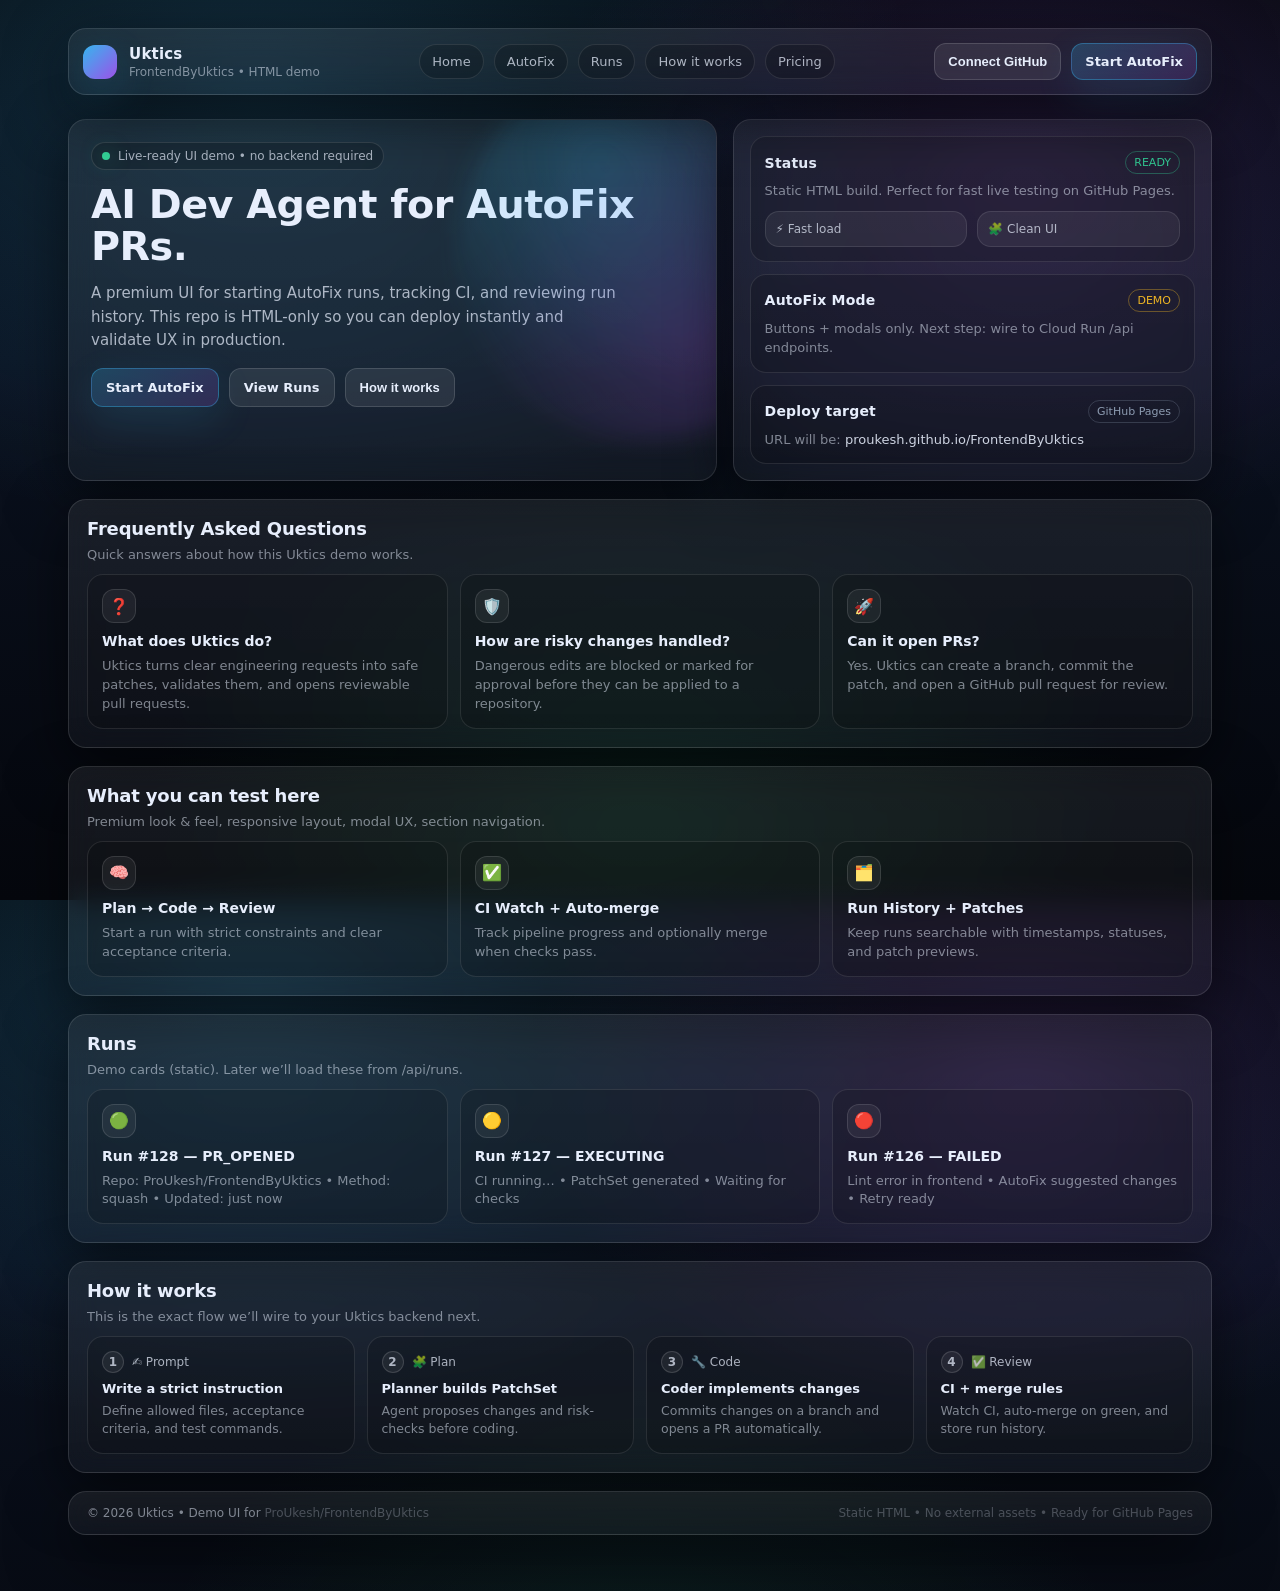
<file: index.html>
<!-- index.html -->
<!doctype html>
<html lang="en">
  <head>
    <meta charset="UTF-8" />
    <meta name="viewport" content="width=device-width, initial-scale=1" />
    <title>Uktics • FrontendByUktics</title>
    <meta name="description" content="Uktics demo frontend: premium UI for AutoFix runs, CI watch, and run history." />
    <style>
      :root{
        --bg0:#070a10;
        --bg1:#0b1220;
        --card:rgba(255,255,255,.06);
        --card2:rgba(255,255,255,.085);
        --stroke:rgba(255,255,255,.12);
        --text:#e7eefc;
        --muted:rgba(231,238,252,.72);
        --muted2:rgba(231,238,252,.52);
        --good:#34d399;
        --warn:#fbbf24;
        --bad:#fb7185;
        --shadow: 0 20px 60px rgba(0,0,0,.55);
        --radius: 18px;
      }
      *{ box-sizing:border-box; }
      html,body{ height:100%; }
      body{
        margin:0;
        font-family: ui-sans-serif, system-ui, -apple-system, Segoe UI, Roboto, Helvetica, Arial, "Apple Color Emoji","Segoe UI Emoji";
        color:var(--text);
        background:
          radial-gradient(1200px 800px at 20% 10%, rgba(56,189,248,.18), transparent 55%),
          radial-gradient(900px 650px at 80% 20%, rgba(168,85,247,.16), transparent 55%),
          radial-gradient(900px 650px at 50% 90%, rgba(34,197,94,.10), transparent 55%),
          linear-gradient(180deg, var(--bg0), var(--bg1) 40%, #05070d);
        overflow-x:hidden;
      }
      a{ color:inherit; text-decoration:none; }
      .wrap{ max-width:1180px; margin:0 auto; padding:28px 18px 56px; }

      /* Nav */
      .nav{
        display:flex; align-items:center; justify-content:space-between;
        gap:12px;
        padding:14px 14px;
        border:1px solid var(--stroke);
        background: linear-gradient(180deg, rgba(255,255,255,.07), rgba(255,255,255,.04));
        border-radius: var(--radius);
        box-shadow: var(--shadow);
        backdrop-filter: blur(14px);
        position: sticky; top: 12px; z-index: 10;
      }
      .brand{
        display:flex; align-items:center; gap:12px;
        min-width: 220px;
      }
      .logo{
        width:34px; height:34px; border-radius:12px;
        background: linear-gradient(135deg, rgba(56,189,248,.95), rgba(168,85,247,.92));
        box-shadow: 0 14px 40px rgba(56,189,248,.18);
      }
      .brand strong{ font-size:15px; letter-spacing:.2px; }
      .brand small{ display:block; color:var(--muted2); font-size:12px; margin-top:2px; }
      .links{ display:flex; gap:10px; flex-wrap:wrap; justify-content:center; }
      .chip{
        padding:9px 12px;
        border:1px solid rgba(255,255,255,.10);
        background: rgba(0,0,0,.18);
        border-radius: 999px;
        color: var(--muted);
        font-size: 13px;
      }
      .chip:hover{ background: rgba(255,255,255,.07); color: var(--text); }
      .actions{ display:flex; gap:10px; align-items:center; justify-content:flex-end; min-width: 220px; }
      .btn{
        border:1px solid rgba(255,255,255,.14);
        background: rgba(255,255,255,.08);
        color: var(--text);
        padding:10px 13px;
        border-radius: 12px;
        cursor:pointer;
        font-weight: 600;
        font-size: 13px;
      }
      .btn:hover{ background: rgba(255,255,255,.12); }
      .btn.primary{
        border-color: rgba(56,189,248,.35);
        background: linear-gradient(135deg, rgba(56,189,248,.22), rgba(168,85,247,.18));
        box-shadow: 0 14px 40px rgba(56,189,248,.12);
      }

      /* Hero */
      .hero{
        margin-top: 24px;
        display:grid;
        grid-template-columns: 1.15fr .85fr;
        gap:16px;
        align-items: stretch;
      }
      .card{
        border: 1px solid var(--stroke);
        background: linear-gradient(180deg, rgba(255,255,255,.07), rgba(255,255,255,.04));
        border-radius: var(--radius);
        box-shadow: var(--shadow);
        backdrop-filter: blur(14px);
      }
      .heroMain{ padding: 22px 22px 18px; position:relative; overflow:hidden; }
      .kicker{
        display:inline-flex; gap:8px; align-items:center;
        padding: 6px 10px;
        border:1px solid rgba(255,255,255,.12);
        border-radius: 999px;
        background: rgba(0,0,0,.18);
        color: var(--muted);
        font-size: 12px;
      }
      .dot{ width:8px; height:8px; border-radius:999px; background: var(--good); box-shadow:0 0 20px rgba(52,211,153,.55); }
      h1{
        margin: 14px 0 8px;
        font-size: clamp(28px, 3.1vw, 44px);
        line-height: 1.05;
        letter-spacing: -0.5px;
      }
      .sub{
        color: var(--muted);
        font-size: 15px;
        line-height: 1.55;
        max-width: 56ch;
      }
      .ctaRow{ display:flex; gap:10px; flex-wrap:wrap; margin-top: 16px; }
      .ctaRow .btn{ padding: 11px 14px; }
      .heroGlow{
        position:absolute; inset:-60px -120px auto auto;
        width: 380px; height: 380px; border-radius: 50%;
        background: radial-gradient(circle at 30% 30%, rgba(56,189,248,.22), transparent 60%),
                    radial-gradient(circle at 70% 70%, rgba(168,85,247,.18), transparent 60%);
        filter: blur(10px);
        transform: rotate(18deg);
        pointer-events:none;
      }

      .heroSide{ padding: 16px; display:flex; flex-direction:column; gap:12px; }
      .stat{
        padding: 14px;
        border-radius: 16px;
        border:1px solid rgba(255,255,255,.10);
        background: rgba(0,0,0,.16);
      }
      .statTop{ display:flex; justify-content:space-between; align-items:center; gap:10px; }
      .badge{
        padding: 4px 8px;
        border-radius: 999px;
        font-size: 11px;
        border:1px solid rgba(255,255,255,.14);
        color: var(--muted);
      }
      .badge.good{ border-color: rgba(52,211,153,.35); color: rgba(52,211,153,.95); }
      .badge.warn{ border-color: rgba(251,191,36,.35); color: rgba(251,191,36,.95); }
      .badge.neutral{ border-color: rgba(148,163,184,.25); color: rgba(148,163,184,.95); }
      .stat strong{ font-size: 14px; letter-spacing:.2px; }
      .stat p{ margin: 8px 0 0; color: var(--muted2); font-size: 13px; line-height:1.45; }
      .miniRow{ display:flex; gap:10px; margin-top: 10px; }
      .pill{
        flex:1;
        padding: 10px 10px;
        border-radius: 14px;
        border:1px solid rgba(255,255,255,.10);
        background: rgba(255,255,255,.06);
        font-size: 12px;
        color: var(--muted);
      }

      /* Sections */
      .section{ margin-top: 18px; padding: 18px; }
      .section h2{ margin: 0 0 8px; font-size: 18px; letter-spacing: -.2px; }
      .section .hint{ color: var(--muted2); font-size: 13px; margin:0; }

      .grid3{
        display:grid;
        grid-template-columns: repeat(3, minmax(0,1fr));
        gap: 12px;
        margin-top: 12px;
      }
      .feature{
        padding: 14px;
        border-radius: 16px;
        border:1px solid rgba(255,255,255,.10);
        background: rgba(0,0,0,.16);
      }
      .feature .icon{
        width: 34px; height: 34px; border-radius: 12px;
        display:grid; place-items:center;
        border:1px solid rgba(255,255,255,.12);
        background: rgba(255,255,255,.06);
        margin-bottom: 10px;
      }
      .feature strong{ display:block; font-size: 14px; }
      .feature p{ margin: 8px 0 0; color: var(--muted2); font-size: 13px; line-height: 1.45; }

      .steps{
        margin-top: 12px;
        display:grid;
        grid-template-columns: repeat(4, minmax(0,1fr));
        gap: 12px;
      }
      .step{
        padding: 14px;
        border-radius: 16px;
        border:1px solid rgba(255,255,255,.10);
        background: rgba(0,0,0,.16);
      }
      .step .n{
        display:inline-flex; align-items:center; gap:8px;
        color: var(--muted);
        font-size: 12px;
        margin-bottom: 8px;
      }
      .step .n b{
        width: 22px; height: 22px; border-radius: 999px;
        display:grid; place-items:center;
        border: 1px solid rgba(255,255,255,.14);
        background: rgba(255,255,255,.06);
      }
      .step strong{ display:block; font-size: 13px; }
      .step p{ margin: 6px 0 0; color: var(--muted2); font-size: 12.5px; line-height: 1.45; }

      /* Footer */
      footer{
        margin-top: 18px;
        display:flex;
        justify-content: space-between;
        align-items:center;
        gap:12px;
        padding: 14px 18px;
        color: var(--muted2);
        font-size: 12px;
      }
      .sep{ opacity:.5; }

      /* Modal */
      .backdrop{
        position: fixed; inset:0; display:none;
        background: rgba(0,0,0,.55);
        backdrop-filter: blur(6px);
        z-index: 50;
      }
      .modal{
        max-width: 520px;
        margin: 12vh auto 0;
        padding: 18px;
        border-radius: 18px;
        border: 1px solid rgba(255,255,255,.14);
        background: linear-gradient(180deg, rgba(15,23,42,.95), rgba(2,6,23,.92));
        box-shadow: 0 30px 90px rgba(0,0,0,.65);
      }
      .modal h3{ margin: 0 0 6px; font-size: 16px; }
      .modal p{ margin: 0 0 12px; color: var(--muted); font-size: 13px; line-height: 1.5; }
      .modal .row{ display:flex; gap:10px; justify-content:flex-end; }
      .modal .btn{ background: rgba(255,255,255,.07); }

      /* Responsive */
      @media (max-width: 980px){
        .hero{ grid-template-columns: 1fr; }
        .brand, .actions{ min-width: auto; }
        .steps{ grid-template-columns: repeat(2, minmax(0,1fr)); }
        .grid3{ grid-template-columns: 1fr; }
      }
      @media (max-width: 520px){
        .links{ display:none; }
        .steps{ grid-template-columns: 1fr; }
        footer{ flex-direction: column; align-items:flex-start; }
      }
    </style>
  </head>
  <body>
    <div class="wrap">
      <div class="nav">
        <div class="brand">
          <div class="logo" aria-hidden="true"></div>
          <div>
            <strong>Uktics</strong>
            <small>FrontendByUktics • HTML demo</small>
          </div>
        </div>

        <div class="links">
          <a class="chip" href="#home">Home</a>
          <a class="chip" href="#features">AutoFix</a>
          <a class="chip" href="#runs">Runs</a>
          <a class="chip" href="#how">How it works</a>
          <a class="chip" href="pricing.html">Pricing</a>
        </div>

        <div class="actions">
          <button class="btn" id="btnGithub">Connect GitHub</button>
          <a class="btn primary" href="#features">Start AutoFix</a>
        </div>
      </div>

      <section id="home" class="hero">
        <div class="card heroMain">
          <div class="heroGlow" aria-hidden="true"></div>
          <div class="kicker"><span class="dot"></span> Live-ready UI demo • no backend required</div>
          <h1>AI Dev Agent for AutoFix PRs.</h1>
          <p class="sub">
            A premium UI for starting AutoFix runs, tracking CI, and reviewing run history.
            This repo is HTML-only so you can deploy instantly and validate UX in production.
          </p>
          <div class="ctaRow">
            <a class="btn primary" href="#features">Start AutoFix</a>
            <a class="btn" href="#runs">View Runs</a>
            <button class="btn" id="btnLearn">How it works</button>
          </div>
        </div>

        <aside class="card heroSide">
          <div class="stat">
            <div class="statTop">
              <strong>Status</strong>
              <span class="badge good">READY</span>
            </div>
            <p>Static HTML build. Perfect for fast live testing on GitHub Pages.</p>
            <div class="miniRow">
              <div class="pill">⚡ Fast load</div>
              <div class="pill">🧩 Clean UI</div>
            </div>
          </div>

          <div class="stat">
            <div class="statTop">
              <strong>AutoFix Mode</strong>
              <span class="badge warn">DEMO</span>
            </div>
            <p>Buttons + modals only. Next step: wire to Cloud Run /api endpoints.</p>
          </div>

          <div class="stat">
            <div class="statTop">
              <strong>Deploy target</strong>
              <span class="badge neutral">GitHub Pages</span>
            </div>
            <p>URL will be: <span style="color:rgba(231,238,252,.88)">proukesh.github.io/FrontendByUktics</span></p>
          </div>
        </aside>
      </section>

      <section id="faq" class="card section" aria-labelledby="faq-title">
        <h2 id="faq-title">Frequently Asked Questions</h2>
        <p class="hint">Quick answers about how this Uktics demo works.</p>

        <div class="grid3">
          <div class="feature">
            <div class="icon">❓</div>
            <strong>What does Uktics do?</strong>
            <p>Uktics turns clear engineering requests into safe patches, validates them, and opens reviewable pull requests.</p>
          </div>
          <div class="feature">
            <div class="icon">🛡️</div>
            <strong>How are risky changes handled?</strong>
            <p>Dangerous edits are blocked or marked for approval before they can be applied to a repository.</p>
          </div>
          <div class="feature">
            <div class="icon">🚀</div>
            <strong>Can it open PRs?</strong>
            <p>Yes. Uktics can create a branch, commit the patch, and open a GitHub pull request for review.</p>
          </div>
        </div>
      </section>

      <section id="features" class="card section">
        <h2>What you can test here</h2>
        <p class="hint">Premium look & feel, responsive layout, modal UX, section navigation.</p>

        <div class="grid3">
          <div class="feature">
            <div class="icon">🧠</div>
            <strong>Plan → Code → Review</strong>
            <p>Start a run with strict constraints and clear acceptance criteria.</p>
          </div>
          <div class="feature">
            <div class="icon">✅</div>
            <strong>CI Watch + Auto-merge</strong>
            <p>Track pipeline progress and optionally merge when checks pass.</p>
          </div>
          <div class="feature">
            <div class="icon">🗂️</div>
            <strong>Run History + Patches</strong>
            <p>Keep runs searchable with timestamps, statuses, and patch previews.</p>
          </div>
        </div>
      </section>

      <section id="runs" class="card section">
        <h2>Runs</h2>
        <p class="hint">Demo cards (static). Later we’ll load these from /api/runs.</p>

        <div class="grid3">
          <div class="feature">
            <div class="icon">🟢</div>
            <strong>Run #128 — PR_OPENED</strong>
            <p>Repo: ProUkesh/FrontendByUktics • Method: squash • Updated: just now</p>
          </div>
          <div class="feature">
            <div class="icon">🟡</div>
            <strong>Run #127 — EXECUTING</strong>
            <p>CI running… • PatchSet generated • Waiting for checks</p>
          </div>
          <div class="feature">
            <div class="icon">🔴</div>
            <strong>Run #126 — FAILED</strong>
            <p>Lint error in frontend • AutoFix suggested changes • Retry ready</p>
          </div>
        </div>
      </section>

      <section id="how" class="card section">
        <h2>How it works</h2>
        <p class="hint">This is the exact flow we’ll wire to your Uktics backend next.</p>

        <div class="steps">
          <div class="step">
            <div class="n"><b>1</b> ✍️ Prompt</div>
            <strong>Write a strict instruction</strong>
            <p>Define allowed files, acceptance criteria, and test commands.</p>
          </div>
          <div class="step">
            <div class="n"><b>2</b> 🧩 Plan</div>
            <strong>Planner builds PatchSet</strong>
            <p>Agent proposes changes and risk-checks before coding.</p>
          </div>
          <div class="step">
            <div class="n"><b>3</b> 🔧 Code</div>
            <strong>Coder implements changes</strong>
            <p>Commits changes on a branch and opens a PR automatically.</p>
          </div>
          <div class="step">
            <div class="n"><b>4</b> ✅ Review</div>
            <strong>CI + merge rules</strong>
            <p>Watch CI, auto-merge on green, and store run history.</p>
          </div>
        </div>
      </section>

      <footer class="card">
        <div>© <span id="year"></span> Uktics • Demo UI for <span class="sep">ProUkesh/FrontendByUktics</span></div>
        <div class="sep">Static HTML • No external assets • Ready for GitHub Pages</div>
      </footer>
    </div>

    <div class="backdrop" id="backdrop" role="dialog" aria-modal="true" aria-hidden="true">
      <div class="modal">
        <h3 id="modalTitle">Connect GitHub</h3>
        <p id="modalBody">
          This is a UI-only demo. Next step: wire OAuth and tokens via the Uktics backend.
        </p>
        <div class="row">
          <button class="btn" id="btnClose">Close</button>
          <button class="btn primary" id="btnOk">Got it</button>
        </div>
      </div>
    </div>

    <script>
      const $ = (id) => document.getElementById(id);
      const backdrop = $("backdrop");
      const openModal = (title, body) => {
        $("modalTitle").textContent = title;
        $("modalBody").textContent = body;
        backdrop.style.display = "block";
        backdrop.setAttribute("aria-hidden", "false");
      };
      const closeModal = () => {
        backdrop.style.display = "none";
        backdrop.setAttribute("aria-hidden", "true");
      };

      $("year").textContent = new Date().getFullYear();

      $("btnGithub").addEventListener("click", () => {
        openModal(
          "Connect GitHub",
          "UI-only demo. When we wire this up, it will open GitHub OAuth and store a session token safely on the backend."
        );
      });
      $("btnLearn").addEventListener("click", () => {
        document.querySelector("#how").scrollIntoView({ behavior: "smooth", block: "start" });
      });

      $("btnClose").addEventListener("click", closeModal);
      $("btnOk").addEventListener("click", closeModal);

      backdrop.addEventListener("click", (e) => {
        if (e.target === backdrop) closeModal();
      });

      window.addEventListener("keydown", (e) => {
        if (e.key === "Escape") closeModal();
      });
    </script>
  </body>
</html>
</file>
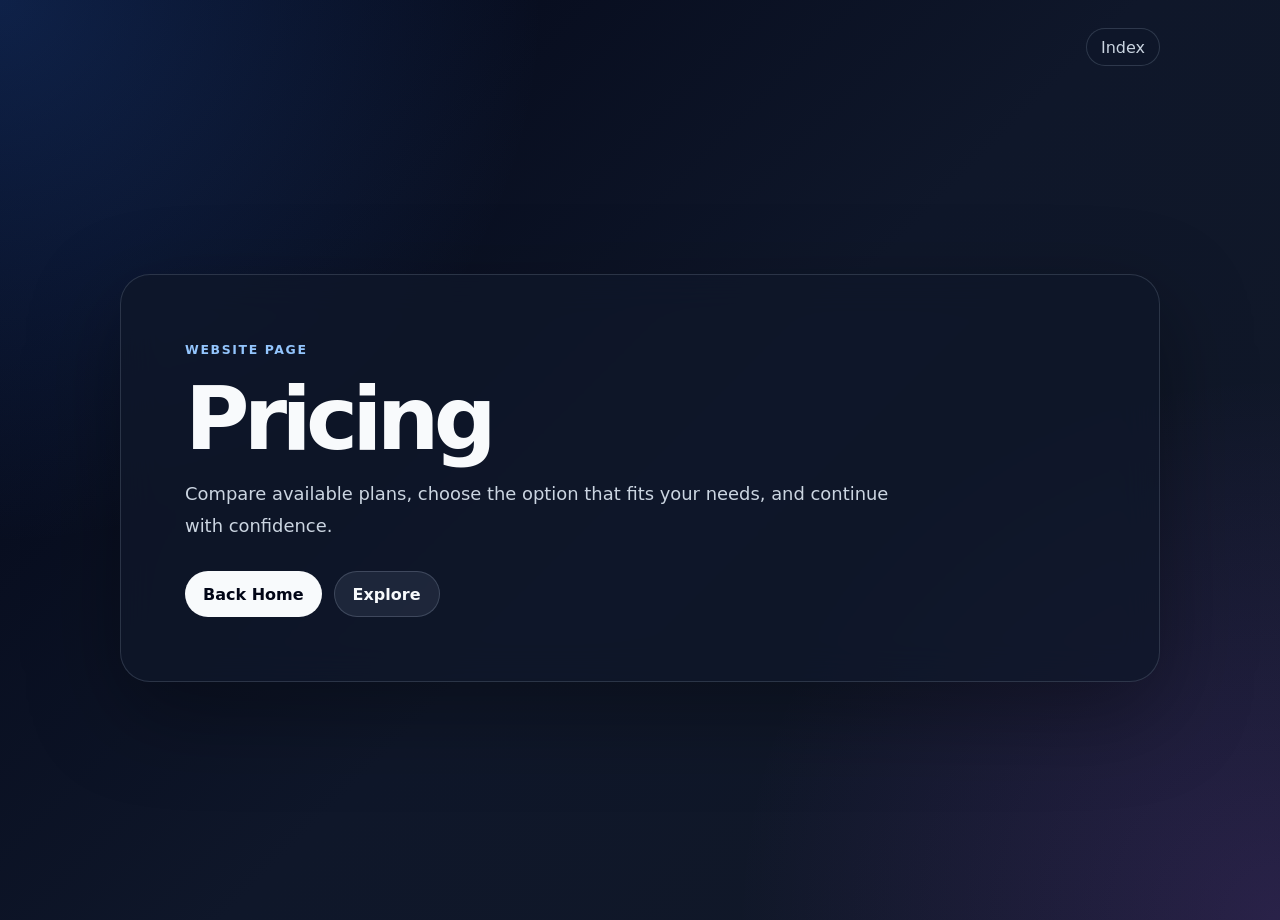
<file: pricing.html>
<!doctype html>
<html lang="en">
<head>
  <meta charset="utf-8" />
  <meta name="viewport" content="width=device-width, initial-scale=1" />
  <title>Pricing</title>
  <meta name="description" content="Pricing page." />
  <style>
    :root {
      color-scheme: light dark;
      --bg: #020617;
      --panel: rgba(15, 23, 42, 0.76);
      --panel-border: rgba(148, 163, 184, 0.22);
      --text: #f8fafc;
      --muted: #cbd5e1;
      --accent: #93c5fd;
      --button: #f8fafc;
      --button-text: #020617;
      font-family: Inter, ui-sans-serif, system-ui, -apple-system, BlinkMacSystemFont, "Segoe UI", sans-serif;
    }

    * {
      box-sizing: border-box;
    }

    html {
      min-height: 100%;
      background: var(--bg);
    }

    body {
      margin: 0;
      min-height: 100vh;
      background:
        radial-gradient(circle at top left, rgba(59, 130, 246, 0.22), transparent 34rem),
        radial-gradient(circle at bottom right, rgba(168, 85, 247, 0.16), transparent 34rem),
        linear-gradient(135deg, #020617, #0f172a 52%, #111827);
      color: var(--text);
    }

    .shell {
      width: min(1040px, calc(100% - 32px));
      margin: 0 auto;
      padding: 28px 0 72px;
    }

    .nav {
      display: flex;
      flex-wrap: wrap;
      gap: 10px;
      align-items: center;
      justify-content: flex-end;
      margin-bottom: 42px;
    }

    .nav a {
      display: inline-flex;
      min-height: 38px;
      align-items: center;
      justify-content: center;
      border: 1px solid rgba(148, 163, 184, 0.24);
      border-radius: 999px;
      padding: 0 14px;
      color: var(--muted);
      text-decoration: none;
      background: rgba(15, 23, 42, 0.44);
    }

    .nav a:hover {
      color: var(--text);
      border-color: rgba(248, 250, 252, 0.36);
    }

    main {
      display: grid;
      min-height: calc(100vh - 160px);
      place-items: center;
    }

    .card {
      width: 100%;
      border: 1px solid var(--panel-border);
      border-radius: 30px;
      padding: clamp(28px, 7vw, 64px);
      background: var(--panel);
      box-shadow: 0 30px 90px rgba(0, 0, 0, 0.34);
      backdrop-filter: blur(18px);
    }

    .eyebrow {
      margin: 0 0 16px;
      color: var(--accent);
      font-weight: 800;
      letter-spacing: 0.13em;
      text-transform: uppercase;
      font-size: 0.78rem;
    }

    h1 {
      max-width: 800px;
      margin: 0;
      font-size: clamp(2.5rem, 8vw, 5.5rem);
      line-height: 0.95;
      letter-spacing: -0.065em;
    }

    p {
      max-width: 720px;
      color: var(--muted);
      font-size: clamp(1rem, 2vw, 1.12rem);
      line-height: 1.75;
    }

    .actions {
      display: flex;
      flex-wrap: wrap;
      gap: 12px;
      margin-top: 30px;
    }

    .button {
      display: inline-flex;
      min-height: 46px;
      align-items: center;
      justify-content: center;
      border-radius: 999px;
      padding: 0 18px;
      background: var(--button);
      color: var(--button-text);
      text-decoration: none;
      font-weight: 850;
    }

    .button.secondary {
      border: 1px solid rgba(148, 163, 184, 0.28);
      background: rgba(148, 163, 184, 0.12);
      color: var(--text);
    }

    @media (max-width: 640px) {
      .shell {
        width: min(100% - 24px, 1040px);
        padding-top: 18px;
      }

      .nav {
        justify-content: flex-start;
        margin-bottom: 24px;
      }

      .card {
        border-radius: 24px;
      }
    }
  </style>
</head>
<body>
  <div class="shell">
    <nav class="nav" aria-label="Primary navigation">
      <a href="index.html">Index</a>
    </nav>
    <main>
      <section class="card" aria-labelledby="page-title">
        <p class="eyebrow">Website Page</p>
        <h1 id="page-title">Pricing</h1>
        <p>Compare available plans, choose the option that fits your needs, and continue with confidence.</p>
        <div class="actions">
          <a class="button" href="index.html">Back Home</a>
<a class="button secondary" href="#page-title">Explore</a>
        </div>
      </section>
    </main>
  </div>
</body>
</html>
</file>
